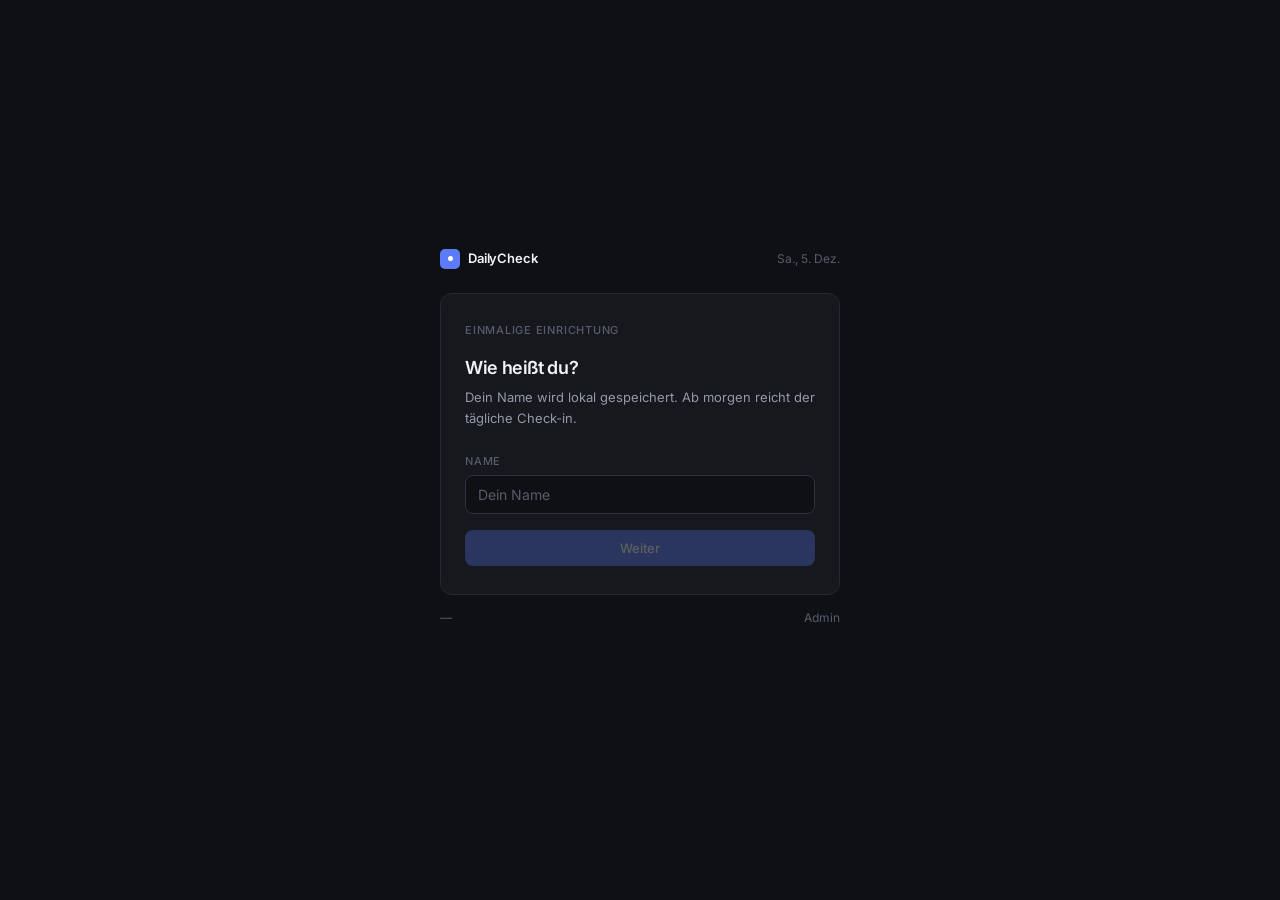
<file: 2.html>
<!DOCTYPE html>
<html lang="de">
<head>
<meta charset="UTF-8">
<meta name="viewport" content="width=device-width, initial-scale=1.0">
<title>DailyCheck</title>
<link rel="preconnect" href="https://fonts.googleapis.com">
<link rel="preconnect" href="https://fonts.gstatic.com" crossorigin>
<link href="https://fonts.googleapis.com/css2?family=Inter:wght@400;500;600&display=swap" rel="stylesheet">
<style>
  :root {
    --bg:       #0f1014;
    --card:     #16181d;
    --border:   #252830;
    --border-2: #2e3240;
    --text:     #f1f2f5;
    --text-2:   #9399ab;
    --text-3:   #555c6e;
    --accent:   #5b7cf6;
    --green:    #2dd882;
    --yellow:   #f5b731;
    --red:      #f0485a;
    --r:        12px;
  }

  *, *::before, *::after { box-sizing: border-box; margin: 0; padding: 0; }
  html { height: 100%; }

  body {
    background: var(--bg);
    color: var(--text);
    font-family: 'Inter', -apple-system, sans-serif;
    font-size: 14px;
    line-height: 1.5;
    min-height: 100%;
    display: flex;
    align-items: center;
    justify-content: center;
    padding: 24px 16px 48px;
    -webkit-font-smoothing: antialiased;
  }

  /* ─ Layout ─ */
  .wrap {
    width: 100%;
    max-width: 400px;
  }

  /* ─ Header ─ */
  .header {
    display: flex;
    align-items: center;
    justify-content: space-between;
    margin-bottom: 24px;
  }
  .logo {
    display: flex;
    align-items: center;
    gap: 8px;
    font-size: 13px;
    font-weight: 600;
    color: var(--text);
    letter-spacing: -0.01em;
  }
  .logo-mark {
    width: 20px; height: 20px;
    background: var(--accent);
    border-radius: 5px;
    display: flex; align-items: center; justify-content: center;
  }
  .logo-mark svg { width: 11px; height: 11px; }
  .header-date {
    font-size: 12px;
    color: var(--text-3);
    font-weight: 400;
  }

  /* ─ Card ─ */
  .card {
    background: var(--card);
    border: 1px solid var(--border);
    border-radius: var(--r);
    padding: 28px 24px;
    animation: fadeUp 280ms ease both;
  }
  @keyframes fadeUp {
    from { opacity: 0; transform: translateY(8px); }
    to   { opacity: 1; transform: translateY(0); }
  }

  .screen { display: none; }
  .screen.active { display: block; }

  /* ─ Label ─ */
  .label {
    font-size: 11px;
    font-weight: 500;
    color: var(--text-3);
    text-transform: uppercase;
    letter-spacing: 0.07em;
    margin-bottom: 16px;
  }

  /* ─ Name screen ─ */
  .name-title {
    font-size: 18px;
    font-weight: 600;
    letter-spacing: -0.02em;
    margin-bottom: 6px;
  }
  .name-sub {
    font-size: 13px;
    color: var(--text-2);
    margin-bottom: 24px;
    line-height: 1.6;
  }

  /* ─ Input ─ */
  .input-wrap { position: relative; margin-bottom: 12px; }
  .field-label {
    display: block;
    font-size: 11px;
    font-weight: 500;
    color: var(--text-3);
    text-transform: uppercase;
    letter-spacing: 0.07em;
    margin-bottom: 6px;
  }
  input[type="text"], input[type="number"] {
    width: 100%;
    background: var(--bg);
    border: 1px solid var(--border);
    border-radius: 8px;
    padding: 10px 36px 10px 12px;
    font-family: 'Inter', sans-serif;
    font-size: 14px;
    color: var(--text);
    outline: none;
    transition: border-color 150ms;
    -webkit-font-smoothing: antialiased;
  }
  input::placeholder { color: var(--text-3); }
  input:focus { border-color: var(--border-2); }
  .input-ok {
    position: absolute; right: 10px; bottom: 10px;
    width: 18px; height: 18px; border-radius: 50%;
    background: var(--green);
    display: flex; align-items: center; justify-content: center;
    transform: scale(0);
    transition: transform 200ms cubic-bezier(0.34,1.56,0.64,1);
    pointer-events: none;
  }
  .input-ok.show { transform: scale(1); }
  .input-ok svg { width: 10px; height: 10px; }

  /* ─ Button ─ */
  .btn {
    width: 100%;
    background: var(--accent);
    color: #fff;
    border: none;
    border-radius: 8px;
    padding: 10px 16px;
    font-family: 'Inter', sans-serif;
    font-size: 13px;
    font-weight: 500;
    cursor: pointer;
    transition: opacity 150ms, transform 100ms;
    margin-top: 4px;
  }
  .btn:hover { opacity: 0.88; }
  .btn:active { transform: scale(0.99); }
  .btn:disabled { opacity: 0.3; cursor: not-allowed; transform: none; }

  /* ─ Greeting ─ */
  .greet {
    display: flex; align-items: center; gap: 8px;
    margin-bottom: 20px;
    padding-bottom: 20px;
    border-bottom: 1px solid var(--border);
  }
  .greet-av {
    width: 28px; height: 28px; border-radius: 50%;
    background: var(--accent);
    color: #fff; font-size: 11px; font-weight: 600;
    display: flex; align-items: center; justify-content: center;
    flex-shrink: 0;
  }
  .greet-text { font-size: 13px; color: var(--text-2); }
  .greet-text strong { color: var(--text); font-weight: 500; }

  /* ─ Step indicator ─ */
  .steps {
    display: flex; gap: 4px;
    margin-bottom: 24px;
  }
  .step {
    height: 2px; flex: 1; border-radius: 1px;
    background: var(--border);
    overflow: hidden;
  }
  .step.active { background: var(--accent); }
  .step.done   { background: var(--green); }

  /* ─ Section heading ─ */
  .sec-label { font-size: 11px; font-weight: 500; color: var(--text-3); text-transform: uppercase; letter-spacing: 0.07em; margin-bottom: 4px; }
  .sec-title { font-size: 17px; font-weight: 600; letter-spacing: -0.02em; margin-bottom: 4px; }
  .sec-sub   { font-size: 13px; color: var(--text-2); margin-bottom: 24px; }

  /* ─ Slider ─ */
  .slider-wrap { margin-bottom: 10px; }
  .slider-track-row {
    position: relative;
    height: 40px;
    display: flex; align-items: center;
  }
  .track {
    position: absolute; left: 0; right: 0;
    height: 4px; border-radius: 2px;
    background: linear-gradient(90deg, var(--green) 0%, #a8d848 40%, var(--yellow) 62%, #f07040 82%, var(--red) 100%);
  }
  .thumb {
    position: absolute;
    width: 18px; height: 18px; border-radius: 50%;
    background: #fff;
    box-shadow: 0 1px 4px rgba(0,0,0,0.5);
    transform: translate(-50%, 0);
    pointer-events: none;
    transition: background 200ms;
    will-change: left;
  }
  .slider-range {
    position: absolute; inset: 0;
    width: 100%; height: 100%;
    opacity: 0; cursor: pointer; margin: 0;
  }
  .slider-ends {
    display: flex; justify-content: space-between;
    font-size: 11px; color: var(--text-3);
    margin-top: 4px;
  }

  /* ─ Status row ─ */
  .status-row {
    display: flex; align-items: center; gap: 10px;
    padding: 12px;
    background: var(--bg);
    border: 1px solid var(--border);
    border-radius: 8px;
    margin: 14px 0 16px;
    border-left-width: 3px;
    transition: border-left-color 250ms, background 250ms;
  }
  .status-pip {
    width: 8px; height: 8px; border-radius: 50%;
    flex-shrink: 0;
    transition: background 250ms;
  }
  .status-name {
    font-size: 14px; font-weight: 500;
    flex: 1;
    transition: color 250ms;
  }
  .status-desc { font-size: 12px; color: var(--text-3); }
  .status-num {
    font-size: 20px; font-weight: 600;
    font-variant-numeric: tabular-nums;
    transition: color 250ms;
    letter-spacing: -0.03em;
  }

  /* ─ Question ─ */
  .q-text {
    font-size: 16px; font-weight: 500;
    letter-spacing: -0.015em;
    line-height: 1.5;
    margin-bottom: 6px;
    min-height: 48px;
  }
  .q-text .w {
    display: inline;
    opacity: 0;
    animation: wIn 240ms ease forwards;
  }
  @keyframes wIn { to { opacity: 1; } }
  .q-hint { font-size: 12px; color: var(--text-3); margin-bottom: 16px; }
  .q-input-wrap { position: relative; }
  .q-unit {
    position: absolute; right: 12px; top: 50%;
    transform: translateY(-50%);
    font-size: 12px; color: var(--text-3);
    pointer-events: none;
  }

  /* ─ Slide transition ─ */
  .panel-out { animation: pOut 220ms ease both; }
  .panel-in  { animation: pIn  220ms ease both; }
  @keyframes pOut { to   { opacity: 0; transform: translateX(-12px); } }
  @keyframes pIn  { from { opacity: 0; transform: translateX(12px);  } }

  /* ─ Done screen ─ */
  .done-wrap { text-align: center; }
  .done-check {
    width: 52px; height: 52px;
    margin: 0 auto 18px;
    animation: scaleIn 320ms cubic-bezier(0.34,1.56,0.64,1) both;
  }
  @keyframes scaleIn { from { opacity: 0; transform: scale(0.4); } }
  .done-check svg { width: 52px; height: 52px; }
  .check-c {
    fill: none; stroke: var(--green); stroke-width: 2;
    stroke-dasharray: 163; stroke-dashoffset: 163;
    animation: drawC 400ms ease 80ms both;
  }
  .check-m {
    fill: none; stroke: var(--green); stroke-width: 2.5; stroke-linecap: round; stroke-linejoin: round;
    stroke-dasharray: 38; stroke-dashoffset: 38;
    animation: drawM 260ms ease 440ms both;
  }
  @keyframes drawC { to { stroke-dashoffset: 0; } }
  @keyframes drawM { to { stroke-dashoffset: 0; } }
  .done-title { font-size: 18px; font-weight: 600; letter-spacing: -0.02em; margin-bottom: 4px; }
  .done-sub   { font-size: 13px; color: var(--text-2); margin-bottom: 20px; }
  .done-grid  { display: grid; grid-template-columns: 1fr 1fr; gap: 8px; text-align: left; }
  .done-cell  {
    background: var(--bg); border: 1px solid var(--border);
    border-radius: 8px; padding: 12px;
    opacity: 0; animation: fadeUp 240ms ease both;
  }
  .done-cell:nth-child(1) { animation-delay: 160ms; }
  .done-cell:nth-child(2) { animation-delay: 240ms; }
  .done-cell-label { font-size: 11px; color: var(--text-3); text-transform: uppercase; letter-spacing: 0.07em; margin-bottom: 4px; }
  .done-cell-val   { font-size: 15px; font-weight: 600; letter-spacing: -0.02em; }
  .done-note {
    font-size: 12px; color: var(--text-3);
    margin-top: 18px; opacity: 0;
    animation: fadeUp 240ms ease 3s both;
  }

  /* ─ Footer ─ */
  .footer {
    margin-top: 14px;
    display: flex; justify-content: space-between;
    font-size: 12px; color: var(--text-3);
  }
  .footer a { color: var(--text-3); text-decoration: none; }
  .footer a:hover { color: var(--text-2); }

  /* ─ Confetti ─ */
  #confetti { position: fixed; inset: 0; z-index: 9000; pointer-events: none; }

  @media (max-width: 420px) {
    .card { padding: 22px 18px; }
  }
  @media (prefers-reduced-motion: reduce) {
    *, *::before, *::after { animation-duration: 0.01ms !important; transition-duration: 0.01ms !important; }
  }
</style>
</head>
<body>

<canvas id="confetti"></canvas>

<div class="wrap">

  <div class="header">
    <div class="logo">
      <div class="logo-mark">
        <svg viewBox="0 0 11 11" fill="none"><circle cx="5.5" cy="5.5" r="2.5" fill="white"/></svg>
      </div>
      DailyCheck
    </div>
    <div class="header-date" id="headerDate">—</div>
  </div>

  <!-- Name -->
  <div class="card screen active" id="screen-name">
    <div class="label">Einmalige Einrichtung</div>
    <div class="name-title">Wie heißt du?</div>
    <p class="name-sub">Dein Name wird lokal gespeichert. Ab morgen reicht der tägliche Check-in.</p>
    <div class="input-wrap">
      <label class="field-label">Name</label>
      <input type="text" id="nameInput" placeholder="Dein Name" maxlength="40" autocomplete="off" />
      <div class="input-ok" id="nameOk">
        <svg viewBox="0 0 10 10" fill="none"><path d="M2 5l2.5 2.5L8 3" stroke="#0f1014" stroke-width="1.5" stroke-linecap="round" stroke-linejoin="round"/></svg>
      </div>
    </div>
    <button class="btn" id="nameBtn" disabled>Weiter</button>
  </div>

  <!-- Daily -->
  <div class="card screen" id="screen-daily">
    <div class="greet">
      <div class="greet-av" id="greetAv">—</div>
      <span class="greet-text">Guten Morgen, <strong id="greetName">—</strong></span>
    </div>
    <div class="steps">
      <div class="step active" id="step1"></div>
      <div class="step" id="step2"></div>
    </div>

    <div id="part-ampel">
      <div class="sec-label">Schritt 1 von 2</div>
      <div class="sec-title">Wie ist deine Auslastung?</div>
      <p class="sec-sub">Zieh den Regler auf deinen aktuellen Stand.</p>

      <div class="slider-wrap">
        <div class="slider-track-row">
          <div class="track"></div>
          <div class="thumb" id="thumb"></div>
          <input type="range" class="slider-range" id="sliderInput" min="0" max="100" value="50" step="1">
        </div>
        <div class="slider-ends">
          <span>Entspannt</span>
          <span>Engpass</span>
        </div>
      </div>

      <div class="status-row" id="statusRow">
        <div class="status-pip" id="pip"></div>
        <div>
          <div class="status-name" id="sName">—</div>
          <div class="status-desc" id="sDesc">—</div>
        </div>
        <div class="status-num" id="sNum">50</div>
      </div>

      <button class="btn" id="toQBtn">Weiter</button>
    </div>

    <div id="part-q" style="display:none;">
      <div class="sec-label">Schritt 2 von 2 · Schätzfrage</div>
      <div class="q-text" id="qText"></div>
      <div class="q-hint" id="qHint"></div>
      <div class="q-input-wrap">
        <input type="number" id="qInput" placeholder="Deine Schätzung" min="0" inputmode="numeric" />
        <span class="q-unit" id="qUnit"></span>
      </div>
      <button class="btn" id="submitBtn" style="margin-top: 10px;">Abschicken</button>
    </div>
  </div>

  <!-- Done -->
  <div class="card screen done-wrap" id="screen-done">
    <div class="done-check">
      <svg viewBox="0 0 52 52">
        <circle class="check-c" cx="26" cy="26" r="24"/>
        <path class="check-m" d="M16 26l8 8 14-16"/>
      </svg>
    </div>
    <div class="done-title">Eingecheckt</div>
    <p class="done-sub">Dein Status für heute wurde gespeichert.</p>
    <div class="done-grid">
      <div class="done-cell">
        <div class="done-cell-label">Status</div>
        <div class="done-cell-val" id="doneStatus">—</div>
      </div>
      <div class="done-cell">
        <div class="done-cell-label">Schätzung</div>
        <div class="done-cell-val" id="doneEst">—</div>
      </div>
    </div>
    <div class="done-note" id="doneNote">Bis morgen.</div>
  </div>

  <div class="footer">
    <span id="footerMsg">—</span>
    <a href="admin.html">Admin</a>
  </div>

</div>

<script src="questions.js"></script>
<script src="data.js"></script>
<script>
(function () {
  const reduced = matchMedia('(prefers-reduced-motion: reduce)').matches;

  /* Date */
  const d = new Date();
  document.getElementById('headerDate').textContent =
    d.toLocaleDateString('de-DE', { weekday: 'short', day: 'numeric', month: 'short' });

  /* Ampel */
  const LEVELS = [
    { label: 'Entspannt',       desc: 'Alles unter Kontrolle.',             c: '#2dd882' },
    { label: 'Gut ausgelastet', desc: 'Balance vorhanden.',                 c: '#7dd860' },
    { label: 'Solide',          desc: 'Normal busy.',                       c: '#c8d840' },
    { label: 'Etwas viel',      desc: 'Engpass kündigt sich an.',           c: '#f5b731' },
    { label: 'Unter Druck',     desc: 'Deadlines spürbar.',                 c: '#f07040' },
    { label: 'Engpass',         desc: 'Keine freie Kapazität.',             c: '#f0485a' },
  ];
  const level = v => LEVELS[Math.min(5, Math.floor(v / 17))];

  /* Slider */
  const slider = document.getElementById('sliderInput');
  const thumb  = document.getElementById('thumb');
  const sRow   = document.getElementById('statusRow');
  const pip    = document.getElementById('pip');
  const sName  = document.getElementById('sName');
  const sDesc  = document.getElementById('sDesc');
  const sNum   = document.getElementById('sNum');

  function syncSlider(v) {
    const l = level(v);
    thumb.style.left = v + '%';
    thumb.style.background = l.c;
    sRow.style.borderLeftColor = l.c;
    pip.style.background = l.c;
    sName.textContent = l.label;
    sName.style.color = l.c;
    sDesc.textContent = l.desc;
    sNum.textContent  = v;
    sNum.style.color  = l.c;
  }
  slider.addEventListener('input', () => syncSlider(+slider.value));
  slider.addEventListener('pointerdown', () => thumb.style.transform = 'translate(-50%,0) scale(1.15)');
  slider.addEventListener('pointerup',   () => thumb.style.transform = 'translate(-50%,0) scale(1)');

  /* Name */
  const nameInput = document.getElementById('nameInput');
  const nameOk    = document.getElementById('nameOk');
  const nameBtn   = document.getElementById('nameBtn');
  nameInput.addEventListener('input', () => {
    const ok = nameInput.value.trim().length > 1;
    nameOk.classList.toggle('show', ok);
    nameBtn.disabled = !ok;
  });
  nameInput.addEventListener('keydown', e => { if (e.key === 'Enter' && !nameBtn.disabled) nameBtn.click(); });
  nameBtn.addEventListener('click', () => {
    const n = nameInput.value.trim();
    if (!n) return;
    Data.setUser(n);
    boot();
  });

  /* Screens */
  function show(id) {
    document.querySelectorAll('.screen').forEach(s => s.classList.remove('active'));
    const el = document.getElementById(id);
    el.classList.remove('fadeUp');
    void el.offsetWidth;
    el.classList.add('active');
  }

  /* Step 1 → 2 */
  document.getElementById('toQBtn').addEventListener('click', () => {
    const a = document.getElementById('part-ampel');
    const q = document.getElementById('part-q');
    a.classList.add('panel-out');
    document.getElementById('step1').className = 'step done';
    document.getElementById('step2').className = 'step active';
    setTimeout(() => {
      a.style.display = 'none';
      q.style.display = 'block';
      q.classList.add('panel-in');
      const qd = Questions.getToday();
      document.getElementById('qHint').textContent = qd.hint;
      document.getElementById('qUnit').textContent  = qd.unit;
      const el = document.getElementById('qText');
      el.innerHTML = '';
      qd.q.split(' ').forEach((w, i) => {
        const s = document.createElement('span');
        s.className = 'w';
        s.textContent = w + ' ';
        s.style.animationDelay = (i * 35) + 'ms';
        el.appendChild(s);
      });
      setTimeout(() => document.getElementById('qInput').focus(), 180);
    }, 200);
  });

  /* Submit */
  document.getElementById('submitBtn').addEventListener('click', submit);
  document.getElementById('qInput').addEventListener('keydown', e => { if (e.key === 'Enter') submit(); });
  function submit() {
    const val = parseFloat(document.getElementById('qInput').value);
    if (isNaN(val)) { document.getElementById('qInput').focus(); return; }
    const v = +slider.value;
    const l = level(v);
    const q = Questions.getToday();
    Data.submitTodayShared(Data.getUser(), v, val);
    document.getElementById('doneStatus').textContent = l.label;
    document.getElementById('doneStatus').style.color = l.c;
    document.getElementById('doneEst').textContent = val.toLocaleString('de-DE') + ' ' + q.unit;
    show('screen-done');
    document.getElementById('footerMsg').textContent = 'Eingecheckt.';
    if (!reduced) runConfetti();
  }

  /* Confetti */
  const cc = document.getElementById('confetti');
  const ctx = cc.getContext('2d');
  function resize() { cc.width = innerWidth; cc.height = innerHeight; }
  resize(); addEventListener('resize', resize);
  function runConfetti() {
    const colors = ['#5b7cf6','#2dd882','#f5b731','#f0485a','#ffffff'];
    const parts = Array.from({ length: 110 }, () => {
      const a = Math.random() * Math.PI * 2;
      const s = 2.5 + Math.random() * 6;
      return { x: cc.width/2, y: cc.height*0.5, vx: Math.cos(a)*s, vy: Math.sin(a)*s - 1.5,
        g: .13 + Math.random()*.08, rot: Math.random()*Math.PI, vr: (Math.random()-.5)*.22,
        w: 4+Math.random()*4, h: 2+Math.random()*2, c: colors[Math.random()*colors.length|0] };
    });
    const t0 = performance.now();
    (function frame(t) {
      const e = t - t0;
      ctx.clearRect(0, 0, cc.width, cc.height);
      for (const p of parts) {
        p.vy += p.g; p.x += p.vx; p.y += p.vy; p.rot += p.vr;
        ctx.save(); ctx.translate(p.x, p.y); ctx.rotate(p.rot);
        ctx.globalAlpha = Math.max(0, 1 - e / 1600);
        ctx.fillStyle = p.c;
        ctx.fillRect(-p.w/2, -p.h/2, p.w, p.h);
        ctx.restore();
      }
      if (e < 1600) requestAnimationFrame(frame);
      else ctx.clearRect(0, 0, cc.width, cc.height);
    })(performance.now());
  }

  /* Boot */
  function boot() {
    const user = Data.getUser();
    if (!user) { show('screen-name'); setTimeout(() => nameInput.focus(), 200); return; }
    document.getElementById('greetName').textContent = user;
    document.getElementById('greetAv').textContent = user.split(' ').map(w=>w[0]).slice(0,2).join('').toUpperCase();
    syncSlider(+slider.value);
    document.getElementById('footerMsg').textContent = new Date().toLocaleDateString('de-DE', { weekday: 'long' });
    if (Data.hasSubmittedToday()) {
      const sub = Data.getTodaySubmission();
      const l = level(sub.skala);
      const q = Questions.getToday();
      document.getElementById('doneStatus').textContent = l.label;
      document.getElementById('doneStatus').style.color = l.c;
      document.getElementById('doneEst').textContent = sub.schaetzung.toLocaleString('de-DE') + ' ' + q.unit;
      document.getElementById('doneNote').textContent = 'Bereits eingecheckt heute.';
      document.getElementById('footerMsg').textContent = 'Eingecheckt.';
      show('screen-done');
      return;
    }
    show('screen-daily');
  }
  boot();
})();
</script>
</body>
</html>
</file>
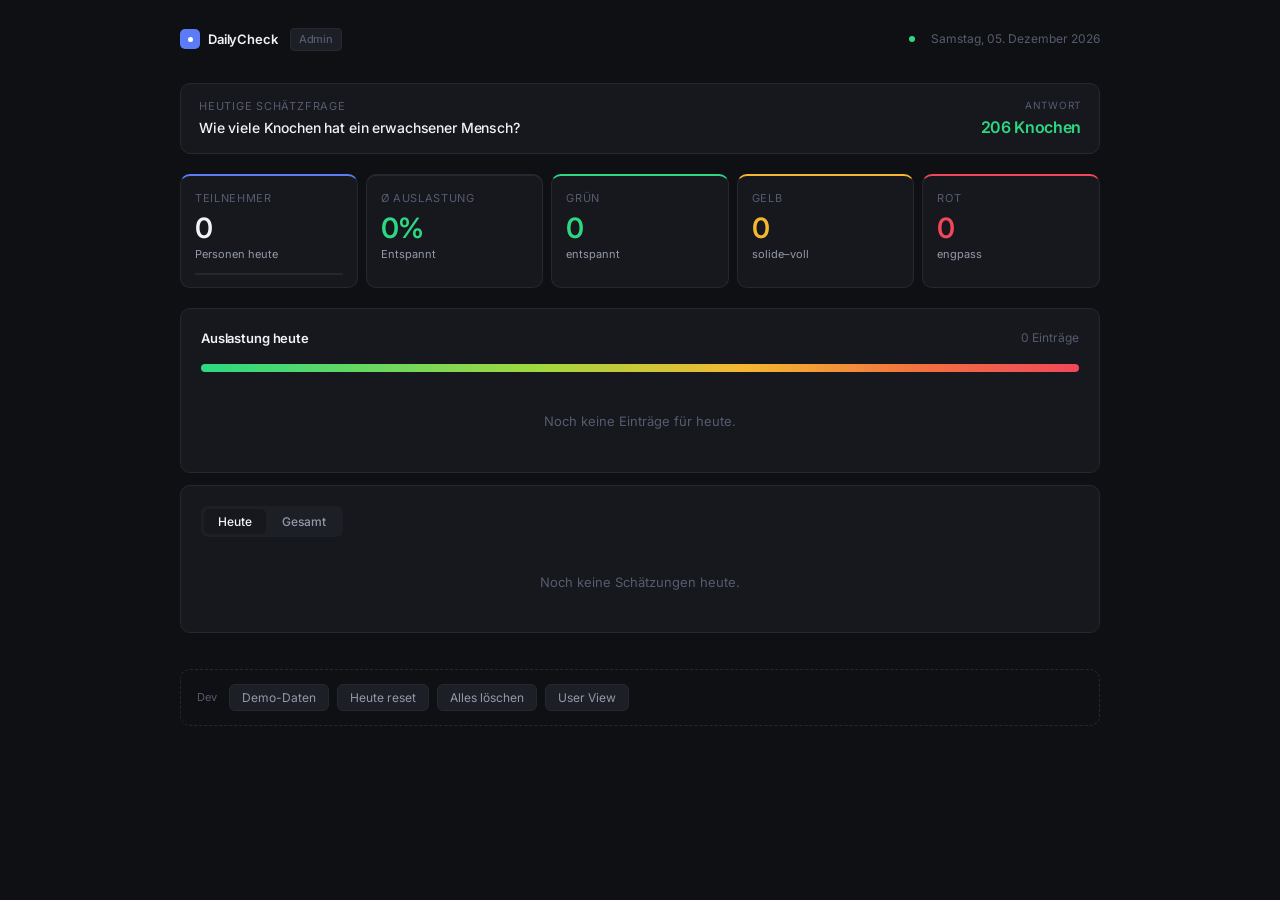
<file: admin.html>
<!DOCTYPE html>
<html lang="de">
<head>
<meta charset="UTF-8">
<meta name="viewport" content="width=device-width, initial-scale=1.0">
<title>DailyCheck — Admin</title>
<link rel="preconnect" href="https://fonts.googleapis.com">
<link rel="preconnect" href="https://fonts.gstatic.com" crossorigin>
<link href="https://fonts.googleapis.com/css2?family=Inter:wght@400;500;600&display=swap" rel="stylesheet">
<style>
  :root {
    --bg:     #0f1014;
    --card:   #16181d;
    --s2:     #1c1f26;
    --border: #252830;
    --b2:     #2e3240;
    --text:   #f1f2f5;
    --t2:     #9399ab;
    --t3:     #555c6e;
    --accent: #5b7cf6;
    --green:  #2dd882;
    --yellow: #f5b731;
    --red:    #f0485a;
    --gold:   #f5c518;
    --silver: #9ba3b5;
    --bronze: #c07c3a;
    --r:      10px;
  }

  *, *::before, *::after { box-sizing: border-box; margin: 0; padding: 0; }
  body {
    background: var(--bg);
    color: var(--text);
    font-family: 'Inter', -apple-system, sans-serif;
    font-size: 14px;
    line-height: 1.5;
    min-height: 100vh;
    padding: 28px 20px 64px;
    -webkit-font-smoothing: antialiased;
  }

  .page { max-width: 920px; margin: 0 auto; }

  /* ── Top bar ── */
  .topbar {
    display: flex; align-items: center; justify-content: space-between;
    margin-bottom: 32px;
    flex-wrap: wrap; gap: 12px;
  }
  .logo {
    display: flex; align-items: center; gap: 8px;
    font-size: 13px; font-weight: 600; letter-spacing: -0.01em;
  }
  .logo-mark {
    width: 20px; height: 20px; background: var(--accent);
    border-radius: 5px; display: flex; align-items: center; justify-content: center;
  }
  .logo-mark svg { width: 11px; height: 11px; }
  .logo-tag {
    font-size: 11px; font-weight: 500; color: var(--t3);
    background: var(--s2); border: 1px solid var(--border);
    padding: 2px 8px; border-radius: 4px; margin-left: 4px;
  }
  .topbar-right { display: flex; align-items: center; gap: 12px; }
  .live-dot { width: 6px; height: 6px; border-radius: 50%; background: var(--green); display: inline-block; margin-right: 4px; }
  .topbar-date { font-size: 12px; color: var(--t3); }

  /* ── Section label ── */
  .sec-label {
    font-size: 11px; font-weight: 500; color: var(--t3);
    text-transform: uppercase; letter-spacing: 0.07em;
    margin-bottom: 10px;
  }

  /* ── Question bar ── */
  .q-bar {
    background: var(--card);
    border: 1px solid var(--border);
    border-radius: var(--r);
    padding: 14px 18px;
    display: flex; align-items: center; gap: 16px;
    margin-bottom: 20px;
    animation: up 240ms ease both;
  }
  .q-body { flex: 1; min-width: 0; }
  .q-eyebrow { font-size: 11px; color: var(--t3); text-transform: uppercase; letter-spacing: 0.07em; margin-bottom: 3px; }
  .q-text { font-size: 14px; font-weight: 500; letter-spacing: -0.01em; white-space: nowrap; overflow: hidden; text-overflow: ellipsis; }
  .q-answer { text-align: right; flex-shrink: 0; }
  .q-answer-label { font-size: 10px; color: var(--t3); text-transform: uppercase; letter-spacing: 0.07em; margin-bottom: 2px; }
  .q-answer-val { font-size: 16px; font-weight: 600; color: var(--green); letter-spacing: -0.02em; }

  /* ── Stats ── */
  .stats {
    display: grid;
    grid-template-columns: repeat(5, 1fr);
    gap: 8px;
    margin-bottom: 20px;
    animation: up 240ms 60ms ease both;
  }
  .stat {
    background: var(--card);
    border: 1px solid var(--border);
    border-radius: var(--r);
    padding: 14px 14px 12px;
    border-top-width: 2px;
  }
  .stat.blue   { border-top-color: var(--accent); }
  .stat.neutral{ border-top-color: var(--border); }
  .stat.green  { border-top-color: var(--green); }
  .stat.yellow { border-top-color: var(--yellow); }
  .stat.red    { border-top-color: var(--red); }
  .stat-label { font-size: 11px; color: var(--t3); text-transform: uppercase; letter-spacing: 0.06em; margin-bottom: 8px; white-space: nowrap; }
  .stat-val   { font-size: 28px; font-weight: 600; letter-spacing: -0.03em; line-height: 1; margin-bottom: 4px; }
  .stat-sub   { font-size: 11px; color: var(--t2); }
  .stat-bar   { margin-top: 10px; height: 2px; background: var(--border); border-radius: 1px; overflow: hidden; }
  .stat-bar i { display: block; height: 100%; background: var(--accent); border-radius: 1px; width: 0; transition: width 700ms ease; }

  @keyframes up { from { opacity: 0; transform: translateY(8px); } to { opacity: 1; transform: translateY(0); } }

  /* ── Cards ── */
  .card {
    background: var(--card);
    border: 1px solid var(--border);
    border-radius: var(--r);
    padding: 20px 20px;
    margin-bottom: 12px;
    animation: up 240ms ease both;
  }
  .card-head {
    display: flex; align-items: center; justify-content: space-between;
    margin-bottom: 16px;
  }
  .card-title { font-size: 13px; font-weight: 600; letter-spacing: -0.01em; }
  .card-meta  { font-size: 12px; color: var(--t3); }

  /* ── Scale vis ── */
  .scale-track {
    position: relative;
    height: 8px; border-radius: 4px;
    background: linear-gradient(90deg, var(--green) 0%, #a0d840 38%, var(--yellow) 62%, #f07040 82%, var(--red) 100%);
    margin-bottom: 20px;
  }
  .vis-dot {
    position: absolute; top: 50%;
    width: 14px; height: 14px; border-radius: 50%;
    border: 2px solid var(--card);
    transform: translate(-50%, calc(-50% + var(--off, 0px))) scale(0);
    transition: transform 280ms cubic-bezier(0.34,1.56,0.64,1);
    cursor: default; z-index: 1;
  }
  .vis-dot.show { transform: translate(-50%, calc(-50% + var(--off, 0px))) scale(1); }
  .vis-dot:hover .tooltip { opacity: 1; }
  .tooltip {
    position: absolute; bottom: calc(100% + 6px); left: 50%;
    transform: translateX(-50%);
    background: var(--s2); border: 1px solid var(--border);
    border-radius: 6px; padding: 4px 8px;
    font-size: 12px; white-space: nowrap;
    opacity: 0; transition: opacity 120ms; pointer-events: none;
    display: flex; gap: 5px;
  }
  .tooltip .pct { color: var(--t3); font-size: 11px; }

  /* ── Dist rows ── */
  .dist-row {
    display: flex; align-items: center; gap: 10px;
    padding: 7px 0;
    border-top: 1px solid var(--border);
    opacity: 0; animation: up 200ms ease both;
  }
  .dist-row:first-child { border-top: none; }
  .dist-name { width: 96px; font-size: 13px; flex-shrink: 0; white-space: nowrap; overflow: hidden; text-overflow: ellipsis; }
  .dist-bar-bg { flex: 1; height: 4px; background: var(--s2); border-radius: 2px; overflow: hidden; }
  .dist-bar    { height: 100%; border-radius: 2px; width: 0; transition: width 500ms ease; }
  .dist-pct    { width: 36px; text-align: right; font-size: 13px; font-weight: 500; }
  .dist-tag    { width: 80px; text-align: right; font-size: 11px; color: var(--t3); }

  /* ── Tabs ── */
  .tabs { display: flex; gap: 2px; margin-bottom: 16px; background: var(--s2); border-radius: 7px; padding: 3px; width: fit-content; }
  .tab {
    font-size: 12px; font-weight: 500; color: var(--t2);
    background: none; border: none; border-radius: 5px;
    padding: 5px 14px; cursor: pointer;
    transition: background 150ms, color 150ms;
    font-family: 'Inter', sans-serif;
  }
  .tab.active { background: var(--card); color: var(--text); }
  .tab:hover:not(.active) { color: var(--text); }

  /* ── Rank rows ── */
  .rank-row {
    display: flex; align-items: center; gap: 10px;
    padding: 9px 0;
    border-top: 1px solid var(--border);
    opacity: 0; animation: slideIn 200ms ease both;
  }
  @keyframes slideIn { from { opacity: 0; transform: translateX(8px); } to { opacity: 1; transform: translateX(0); } }
  .rank-row:first-child { border-top: none; }
  .rank-pos { width: 24px; font-size: 12px; font-weight: 600; color: var(--t3); flex-shrink: 0; }
  .rank-pos.gold   { color: var(--gold); }
  .rank-pos.silver { color: var(--silver); }
  .rank-pos.bronze { color: var(--bronze); }
  .rank-av {
    width: 30px; height: 30px; border-radius: 50%;
    font-size: 11px; font-weight: 600; color: #fff;
    display: flex; align-items: center; justify-content: center;
    flex-shrink: 0;
  }
  .rank-info { flex: 1; min-width: 0; }
  .rank-name { font-size: 13px; font-weight: 500; white-space: nowrap; overflow: hidden; text-overflow: ellipsis; }
  .rank-sub  { font-size: 11px; color: var(--t3); margin-top: 1px; }
  .rank-badge {
    font-size: 11px; font-weight: 500; padding: 2px 8px; border-radius: 4px;
    white-space: nowrap; flex-shrink: 0;
  }
  .rb-good   { background: rgba(45,216,130,0.1); color: var(--green); }
  .rb-mid    { background: rgba(245,183,49,0.1);  color: var(--yellow); }
  .rb-far    { background: rgba(240,72,90,0.08);  color: var(--red); }
  .rank-pts  { font-size: 14px; font-weight: 600; color: var(--accent); letter-spacing: -0.02em; min-width: 48px; text-align: right; flex-shrink: 0; }
  .rank-pts span { font-size: 10px; font-weight: 400; color: var(--t3); margin-left: 2px; }

  /* ── Empty ── */
  .empty { font-size: 13px; color: var(--t3); padding: 20px 0; text-align: center; }

  /* ── Dev bar ── */
  .devbar {
    margin-top: 36px;
    padding: 14px 16px;
    border: 1px dashed var(--border);
    border-radius: var(--r);
    display: flex; align-items: center; gap: 8px; flex-wrap: wrap;
  }
  .devbar-label { font-size: 11px; color: var(--t3); margin-right: 4px; }
  .dev-btn {
    font-size: 12px; color: var(--t2);
    background: var(--s2); border: 1px solid var(--border);
    border-radius: 6px; padding: 5px 12px; cursor: pointer;
    font-family: 'Inter', sans-serif;
    transition: color 150ms, border-color 150ms;
  }
  .dev-btn:hover { color: var(--text); }
  .dev-btn.del:hover { color: var(--red); }
  .dev-btn.loading { opacity: 0.4; pointer-events: none; }

  @media (max-width: 700px) {
    .stats { grid-template-columns: repeat(2, 1fr); }
    .q-bar { flex-wrap: wrap; }
    .q-answer { text-align: left; }
    .dist-tag { display: none; }
  }
  @media (prefers-reduced-motion: reduce) {
    *, *::before, *::after { animation-duration: 0.01ms !important; transition-duration: 0.01ms !important; }
  }
</style>
</head>
<body>

<div class="page">

  <div class="topbar">
    <div class="logo">
      <div class="logo-mark">
        <svg viewBox="0 0 11 11" fill="none"><circle cx="5.5" cy="5.5" r="2.5" fill="white"/></svg>
      </div>
      DailyCheck
      <span class="logo-tag">Admin</span>
    </div>
    <div class="topbar-right">
      <span class="live-dot"></span>
      <span class="topbar-date" id="topbarDate">—</span>
    </div>
  </div>

  <!-- Q bar -->
  <div class="q-bar">
    <div class="q-body">
      <div class="q-eyebrow">Heutige Schätzfrage</div>
      <div class="q-text" id="qText">—</div>
    </div>
    <div class="q-answer">
      <div class="q-answer-label">Antwort</div>
      <div class="q-answer-val" id="qAns">—</div>
    </div>
  </div>

  <!-- Stats -->
  <div class="stats" id="statsRow"></div>

  <!-- Scale card -->
  <div class="card" style="animation-delay:120ms">
    <div class="card-head">
      <span class="card-title">Auslastung heute</span>
      <span class="card-meta" id="scaleCount">0 Einträge</span>
    </div>
    <div class="scale-track" id="scaleVis"></div>
    <div id="distList"></div>
  </div>

  <!-- Ranking card -->
  <div class="card" style="animation-delay:160ms">
    <div class="tabs">
      <button class="tab active" data-t="today">Heute</button>
      <button class="tab" data-t="total">Gesamt</button>
    </div>
    <div id="tab-today"></div>
    <div id="tab-total" style="display:none;"></div>
  </div>

  <!-- Dev bar -->
  <div class="devbar">
    <span class="devbar-label">Dev</span>
    <button class="dev-btn" id="demoBtn">Demo-Daten</button>
    <button class="dev-btn" id="resetBtn">Heute reset</button>
    <button class="dev-btn del" id="clearBtn">Alles löschen</button>
    <button class="dev-btn" onclick="location.href='index.html'">User View</button>
  </div>

</div>

<script src="questions.js"></script>
<script src="data.js"></script>
<script>
(function () {

  /* helpers */
  function ac(v) {
    if (v <= 33) return { c: '#2dd882', dim: 'rgba(45,216,130,0.1)' };
    if (v <= 66) return { c: '#f5b731', dim: 'rgba(245,183,49,0.1)' };
    return { c: '#f0485a', dim: 'rgba(240,72,90,0.08)' };
  }
  function al(v) {
    return ['Entspannt','Gut ausgelastet','Solide','Etwas viel','Unter Druck','Engpass'][Math.min(5, Math.floor(v/17))];
  }
  function ini(n) { return n.split(' ').map(w=>w[0]).slice(0,2).join('').toUpperCase(); }
  function hue(s) { let h=0; for(const c of s) h=(h*31+c.charCodeAt(0))>>>0; return h%360; }
  function avStyle(n) { const h=hue(n); return `background:linear-gradient(135deg,hsl(${h},65%,52%),hsl(${(h+45)%360},65%,40%));`; }
  function fmtDate(s) { return new Date(s).toLocaleDateString('de-DE',{weekday:'long',day:'2-digit',month:'long',year:'numeric'}); }
  function easeOut(x) { return 1-Math.pow(1-x,3); }
  function countUp(el, t, d, sfx) {
    const t0 = performance.now();
    (function f(now) {
      const k = Math.min(1,(now-t0)/d);
      el.textContent = Math.round(easeOut(k)*t).toLocaleString('de-DE')+(sfx||'');
      if(k<1) requestAnimationFrame(f);
    })(performance.now());
  }

  /* tabs */
  document.querySelectorAll('.tab').forEach(btn => btn.addEventListener('click', () => {
    document.querySelectorAll('.tab').forEach(t => t.classList.toggle('active', t===btn));
    const tab = btn.dataset.t;
    document.getElementById('tab-today').style.display = tab==='today' ? 'block' : 'none';
    document.getElementById('tab-total').style.display = tab==='total' ? 'block' : 'none';
  }));

  function render() {
    const today = new Date().toISOString().slice(0,10);
    document.getElementById('topbarDate').textContent = fmtDate(today);
    const subs = Data.getTodayAll();
    const lb   = Data.getLeaderboardSorted();
    const q    = Questions.getToday();

    document.getElementById('qText').textContent = q.q;
    document.getElementById('qAns').textContent  = q.answer.toLocaleString('de-DE') + ' ' + q.unit;

    const avgV  = subs.length ? Math.round(subs.reduce((a,b)=>a+b.skala,0)/subs.length) : 0;
    const grn   = subs.filter(s=>s.skala<=33).length;
    const yel   = subs.filter(s=>s.skala>33&&s.skala<=66).length;
    const red   = subs.filter(s=>s.skala>66).length;
    const avgC  = ac(avgV);

    document.getElementById('statsRow').innerHTML = `
      <div class="stat blue">
        <div class="stat-label">Teilnehmer</div>
        <div class="stat-val" data-target="${subs.length}" data-sfx="">0</div>
        <div class="stat-sub">${subs.length===1?'Person':'Personen'} heute</div>
        <div class="stat-bar"><i data-w="${Math.min(100,subs.length*10)}"></i></div>
      </div>
      <div class="stat neutral">
        <div class="stat-label">Ø Auslastung</div>
        <div class="stat-val" data-target="${avgV}" data-sfx="%" style="color:${avgC.c}">0%</div>
        <div class="stat-sub">${al(avgV)}</div>
      </div>
      <div class="stat green">
        <div class="stat-label">Grün</div>
        <div class="stat-val" data-target="${grn}" data-sfx="" style="color:#2dd882">0</div>
        <div class="stat-sub">entspannt</div>
      </div>
      <div class="stat yellow">
        <div class="stat-label">Gelb</div>
        <div class="stat-val" data-target="${yel}" data-sfx="" style="color:#f5b731">0</div>
        <div class="stat-sub">solide–voll</div>
      </div>
      <div class="stat red">
        <div class="stat-label">Rot</div>
        <div class="stat-val" data-target="${red}" data-sfx="" style="color:#f0485a">0</div>
        <div class="stat-sub">engpass</div>
      </div>
    `;

    setTimeout(() => {
      document.querySelectorAll('.stat-val[data-target]').forEach(el =>
        countUp(el, +el.dataset.target, 700, el.dataset.sfx));
      document.querySelectorAll('.stat-bar i[data-w]').forEach(el =>
        requestAnimationFrame(() => { el.style.width = el.dataset.w + '%'; }));
    }, 120);

    /* scale dots */
    const vis = document.getElementById('scaleVis');
    vis.querySelectorAll('.vis-dot').forEach(d => d.remove());
    const sorted = [...subs].sort((a,b) => a.skala-b.skala);
    const placed = [];
    sorted.forEach((s, i) => {
      let off = 0;
      for (let j = placed.length-1; j>=0; j--) {
        if (Math.abs(placed[j].sk - s.skala) < 4) { off = -placed[j].off - (placed[j].off?0:12); break; }
      }
      if (Math.abs(off) > 24) off = 0;
      placed.push({ sk: s.skala, off });
      const cl = ac(s.skala);
      const dot = document.createElement('div');
      dot.className = 'vis-dot';
      dot.style.cssText = `left:${s.skala}%;background:${cl.c};--off:${off}px;`;
      dot.innerHTML = `<div class="tooltip"><strong>${s.name}</strong><span class="pct">${s.skala}%</span></div>`;
      vis.appendChild(dot);
      setTimeout(() => dot.classList.add('show'), 60 + i*55);
    });
    document.getElementById('scaleCount').textContent = subs.length + (subs.length===1?' Eintrag':' Einträge');

    /* dist rows */
    document.getElementById('distList').innerHTML = sorted.length
      ? sorted.map((s, i) => {
          const cl = ac(s.skala);
          return `<div class="dist-row" style="animation-delay:${i*45}ms">
            <span class="dist-name">${s.name}</span>
            <div class="dist-bar-bg"><div class="dist-bar" style="background:${cl.c}" data-w="${s.skala}"></div></div>
            <span class="dist-pct" style="color:${cl.c}">${s.skala}%</span>
            <span class="dist-tag">${al(s.skala)}</span>
          </div>`;
        }).join('')
      : '<div class="empty">Noch keine Einträge für heute.</div>';
    setTimeout(() => {
      document.querySelectorAll('.dist-bar[data-w]').forEach((b, i) =>
        setTimeout(() => { b.style.width = b.dataset.w + '%'; }, 300+i*45));
    }, 80);

    /* today ranking */
    const ts = subs.map(s => {
      const diff = Math.abs(s.schaetzung - q.answer);
      const pct  = q.answer ? Math.round(diff/q.answer*100) : 0;
      return { ...s, diff, pct };
    }).sort((a,b) => a.diff-b.diff);

    document.getElementById('tab-today').innerHTML = ts.length
      ? ts.map((s, i) => {
          const pc  = i===0?'gold':i===1?'silver':i===2?'bronze':'';
          const pos = String(i+1).padStart(2,'0');
          const bc  = s.pct<=10?'rb-good':s.pct<=40?'rb-mid':'rb-far';
          const bl  = s.pct<=10?'Sehr nah':s.pct<=40?'Nah dran':'Weit weg';
          return `<div class="rank-row" style="animation-delay:${i*60}ms">
            <div class="rank-pos ${pc}">${pos}</div>
            <div class="rank-av" style="${avStyle(s.name)}">${ini(s.name)}</div>
            <div class="rank-info">
              <div class="rank-name">${s.name}</div>
              <div class="rank-sub">${s.schaetzung.toLocaleString('de-DE')} ${q.unit} · Δ ${s.diff.toLocaleString('de-DE')}</div>
            </div>
            <span class="rank-badge ${bc}">${bl}</span>
            <div class="rank-pts">${100-Math.min(100,s.pct)}<span>pts</span></div>
          </div>`;
        }).join('')
      : '<div class="empty">Noch keine Schätzungen heute.</div>';

    document.getElementById('tab-total').innerHTML = lb.length
      ? lb.map((p, i) => {
          const pc  = i===0?'gold':i===1?'silver':i===2?'bronze':'';
          const pos = String(i+1).padStart(2,'0');
          return `<div class="rank-row" style="animation-delay:${i*60}ms">
            <div class="rank-pos ${pc}">${pos}</div>
            <div class="rank-av" style="${avStyle(p.name)}">${ini(p.name)}</div>
            <div class="rank-info">
              <div class="rank-name">${p.name}</div>
              <div class="rank-sub">${p.days} Tag${p.days!==1?'e':''} dabei</div>
            </div>
            <span class="rank-badge rb-good">aktiv</span>
            <div class="rank-pts">${p.points}<span>pts</span></div>
          </div>`;
        }).join('')
      : '<div class="empty">Noch keine Gesamtdaten.</div>';
  }

  /* dev */
  const NAMES = ['Lena H.','Markus B.','Sarah M.','Tom K.','Jana F.','Felix W.','Anna R.','Ben S.'];
  document.getElementById('demoBtn').addEventListener('click', function () {
    this.classList.add('loading');
    setTimeout(() => {
      const today = new Date().toISOString().slice(0,10);
      const q = Questions.getToday();
      const entries = NAMES.slice(0, 5+Math.floor(Math.random()*4)).map(name => ({
        name, skala: Math.floor(Math.random()*100),
        schaetzung: Math.round(q.answer*(0.4+Math.random()*1.2)), ts: Date.now()
      }));
      localStorage.setItem(Data.allKey(today), JSON.stringify(entries));
      entries.forEach(e => Data._updateLeaderboard(e.name, e.skala, e.schaetzung));
      this.classList.remove('loading');
      render();
    }, 350);
  });
  document.getElementById('resetBtn').addEventListener('click', () => { Data.resetToday(); render(); });
  document.getElementById('clearBtn').addEventListener('click', () => {
    if (confirm('Alle gespeicherten Daten löschen?')) { Data.clearAll(); render(); }
  });

  render();
})();
</script>
</body>
</html>
</file>
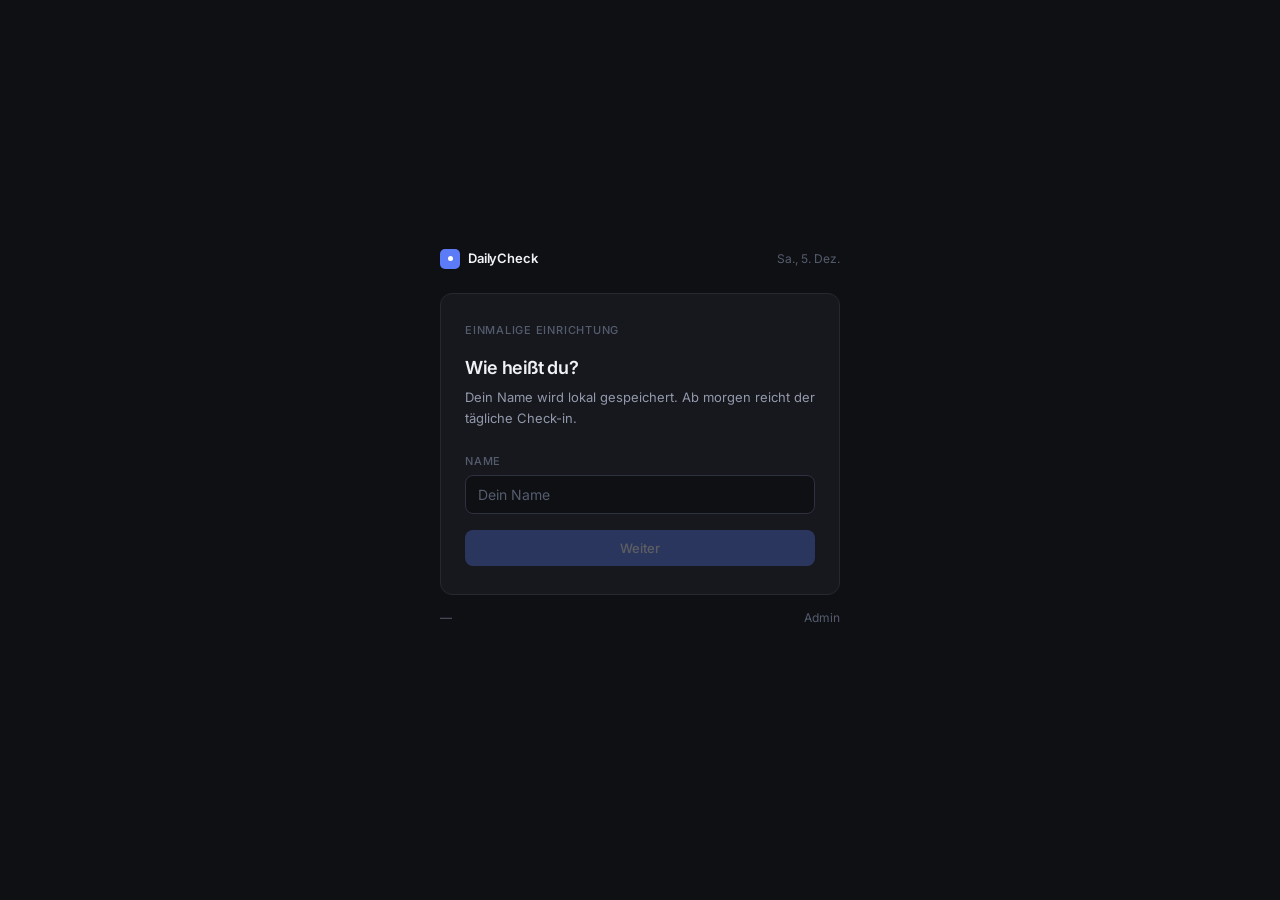
<file: checkin.html>
<!DOCTYPE html>
<html lang="de">
<head>
<meta charset="UTF-8">
<meta name="viewport" content="width=device-width, initial-scale=1.0">
<title>DailyCheck</title>
<link rel="preconnect" href="https://fonts.googleapis.com">
<link rel="preconnect" href="https://fonts.gstatic.com" crossorigin>
<link href="https://fonts.googleapis.com/css2?family=Inter:wght@400;500;600&display=swap" rel="stylesheet">
<style>
  :root {
    --bg:       #0f1014;
    --card:     #16181d;
    --border:   #252830;
    --border-2: #2e3240;
    --text:     #f1f2f5;
    --text-2:   #9399ab;
    --text-3:   #555c6e;
    --accent:   #5b7cf6;
    --green:    #2dd882;
    --yellow:   #f5b731;
    --red:      #f0485a;
    --r:        12px;
  }

  *, *::before, *::after { box-sizing: border-box; margin: 0; padding: 0; }
  html { height: 100%; }

  body {
    background: var(--bg);
    color: var(--text);
    font-family: 'Inter', -apple-system, sans-serif;
    font-size: 14px;
    line-height: 1.5;
    min-height: 100%;
    display: flex;
    align-items: center;
    justify-content: center;
    padding: 24px 16px 48px;
    -webkit-font-smoothing: antialiased;
  }

  /* ─ Layout ─ */
  .wrap {
    width: 100%;
    max-width: 400px;
  }

  /* ─ Header ─ */
  .header {
    display: flex;
    align-items: center;
    justify-content: space-between;
    margin-bottom: 24px;
  }
  .logo {
    display: flex;
    align-items: center;
    gap: 8px;
    font-size: 13px;
    font-weight: 600;
    color: var(--text);
    letter-spacing: -0.01em;
  }
  .logo-mark {
    width: 20px; height: 20px;
    background: var(--accent);
    border-radius: 5px;
    display: flex; align-items: center; justify-content: center;
  }
  .logo-mark svg { width: 11px; height: 11px; }
  .header-date {
    font-size: 12px;
    color: var(--text-3);
    font-weight: 400;
  }

  /* ─ Card ─ */
  .card {
    background: var(--card);
    border: 1px solid var(--border);
    border-radius: var(--r);
    padding: 28px 24px;
    animation: fadeUp 280ms ease both;
  }
  @keyframes fadeUp {
    from { opacity: 0; transform: translateY(8px); }
    to   { opacity: 1; transform: translateY(0); }
  }

  .screen { display: none; }
  .screen.active { display: block; }

  /* ─ Label ─ */
  .label {
    font-size: 11px;
    font-weight: 500;
    color: var(--text-3);
    text-transform: uppercase;
    letter-spacing: 0.07em;
    margin-bottom: 16px;
  }

  /* ─ Name screen ─ */
  .name-title {
    font-size: 18px;
    font-weight: 600;
    letter-spacing: -0.02em;
    margin-bottom: 6px;
  }
  .name-sub {
    font-size: 13px;
    color: var(--text-2);
    margin-bottom: 24px;
    line-height: 1.6;
  }

  /* ─ Input ─ */
  .input-wrap { position: relative; margin-bottom: 12px; }
  .field-label {
    display: block;
    font-size: 11px;
    font-weight: 500;
    color: var(--text-3);
    text-transform: uppercase;
    letter-spacing: 0.07em;
    margin-bottom: 6px;
  }
  input[type="text"], input[type="number"] {
    width: 100%;
    background: var(--bg);
    border: 1px solid var(--border);
    border-radius: 8px;
    padding: 10px 36px 10px 12px;
    font-family: 'Inter', sans-serif;
    font-size: 14px;
    color: var(--text);
    outline: none;
    transition: border-color 150ms;
    -webkit-font-smoothing: antialiased;
  }
  input::placeholder { color: var(--text-3); }
  input:focus { border-color: var(--border-2); }
  .input-ok {
    position: absolute; right: 10px; bottom: 10px;
    width: 18px; height: 18px; border-radius: 50%;
    background: var(--green);
    display: flex; align-items: center; justify-content: center;
    transform: scale(0);
    transition: transform 200ms cubic-bezier(0.34,1.56,0.64,1);
    pointer-events: none;
  }
  .input-ok.show { transform: scale(1); }
  .input-ok svg { width: 10px; height: 10px; }

  /* ─ Button ─ */
  .btn {
    width: 100%;
    background: var(--accent);
    color: #fff;
    border: none;
    border-radius: 8px;
    padding: 10px 16px;
    font-family: 'Inter', sans-serif;
    font-size: 13px;
    font-weight: 500;
    cursor: pointer;
    transition: opacity 150ms, transform 100ms;
    margin-top: 4px;
  }
  .btn:hover { opacity: 0.88; }
  .btn:active { transform: scale(0.99); }
  .btn:disabled { opacity: 0.3; cursor: not-allowed; transform: none; }

  /* ─ Greeting ─ */
  .greet {
    display: flex; align-items: center; gap: 8px;
    margin-bottom: 20px;
    padding-bottom: 20px;
    border-bottom: 1px solid var(--border);
  }
  .greet-av {
    width: 28px; height: 28px; border-radius: 50%;
    background: var(--accent);
    color: #fff; font-size: 11px; font-weight: 600;
    display: flex; align-items: center; justify-content: center;
    flex-shrink: 0;
  }
  .greet-text { font-size: 13px; color: var(--text-2); }
  .greet-text strong { color: var(--text); font-weight: 500; }

  /* ─ Step indicator ─ */
  .steps {
    display: flex; gap: 4px;
    margin-bottom: 24px;
  }
  .step {
    height: 2px; flex: 1; border-radius: 1px;
    background: var(--border);
    overflow: hidden;
  }
  .step.active { background: var(--accent); }
  .step.done   { background: var(--green); }

  /* ─ Section heading ─ */
  .sec-label { font-size: 11px; font-weight: 500; color: var(--text-3); text-transform: uppercase; letter-spacing: 0.07em; margin-bottom: 4px; }
  .sec-title { font-size: 17px; font-weight: 600; letter-spacing: -0.02em; margin-bottom: 4px; }
  .sec-sub   { font-size: 13px; color: var(--text-2); margin-bottom: 24px; }

  /* ─ Slider ─ */
  .slider-wrap { margin-bottom: 10px; }
  .slider-track-row {
    position: relative;
    height: 40px;
    display: flex; align-items: center;
  }
  .track {
    position: absolute; left: 0; right: 0;
    height: 4px; border-radius: 2px;
    background: linear-gradient(90deg, var(--green) 0%, #a8d848 40%, var(--yellow) 62%, #f07040 82%, var(--red) 100%);
  }
  .thumb {
    position: absolute;
    width: 18px; height: 18px; border-radius: 50%;
    background: #fff;
    box-shadow: 0 1px 4px rgba(0,0,0,0.5);
    transform: translate(-50%, 0);
    pointer-events: none;
    transition: background 200ms;
    will-change: left;
  }
  .slider-range {
    position: absolute; inset: 0;
    width: 100%; height: 100%;
    opacity: 0; cursor: pointer; margin: 0;
  }
  .slider-ends {
    display: flex; justify-content: space-between;
    font-size: 11px; color: var(--text-3);
    margin-top: 4px;
  }

  /* ─ Status row ─ */
  .status-row {
    display: flex; align-items: center; gap: 10px;
    padding: 12px;
    background: var(--bg);
    border: 1px solid var(--border);
    border-radius: 8px;
    margin: 14px 0 16px;
    border-left-width: 3px;
    transition: border-left-color 250ms, background 250ms;
  }
  .status-pip {
    width: 8px; height: 8px; border-radius: 50%;
    flex-shrink: 0;
    transition: background 250ms;
  }
  .status-name {
    font-size: 14px; font-weight: 500;
    flex: 1;
    transition: color 250ms;
  }
  .status-desc { font-size: 12px; color: var(--text-3); }
  .status-num {
    font-size: 20px; font-weight: 600;
    font-variant-numeric: tabular-nums;
    transition: color 250ms;
    letter-spacing: -0.03em;
  }

  /* ─ Question ─ */
  .q-text {
    font-size: 16px; font-weight: 500;
    letter-spacing: -0.015em;
    line-height: 1.5;
    margin-bottom: 6px;
    min-height: 48px;
  }
  .q-text .w {
    display: inline;
    opacity: 0;
    animation: wIn 240ms ease forwards;
  }
  @keyframes wIn { to { opacity: 1; } }
  .q-hint { font-size: 12px; color: var(--text-3); margin-bottom: 16px; }
  .q-input-wrap { position: relative; }
  .q-unit {
    position: absolute; right: 12px; top: 50%;
    transform: translateY(-50%);
    font-size: 12px; color: var(--text-3);
    pointer-events: none;
  }

  /* ─ Slide transition ─ */
  .panel-out { animation: pOut 220ms ease both; }
  .panel-in  { animation: pIn  220ms ease both; }
  @keyframes pOut { to   { opacity: 0; transform: translateX(-12px); } }
  @keyframes pIn  { from { opacity: 0; transform: translateX(12px);  } }

  /* ─ Done screen ─ */
  .done-wrap { text-align: center; }
  .done-check {
    width: 52px; height: 52px;
    margin: 0 auto 18px;
    animation: scaleIn 320ms cubic-bezier(0.34,1.56,0.64,1) both;
  }
  @keyframes scaleIn { from { opacity: 0; transform: scale(0.4); } }
  .done-check svg { width: 52px; height: 52px; }
  .check-c {
    fill: none; stroke: var(--green); stroke-width: 2;
    stroke-dasharray: 163; stroke-dashoffset: 163;
    animation: drawC 400ms ease 80ms both;
  }
  .check-m {
    fill: none; stroke: var(--green); stroke-width: 2.5; stroke-linecap: round; stroke-linejoin: round;
    stroke-dasharray: 38; stroke-dashoffset: 38;
    animation: drawM 260ms ease 440ms both;
  }
  @keyframes drawC { to { stroke-dashoffset: 0; } }
  @keyframes drawM { to { stroke-dashoffset: 0; } }
  .done-title { font-size: 18px; font-weight: 600; letter-spacing: -0.02em; margin-bottom: 4px; }
  .done-sub   { font-size: 13px; color: var(--text-2); margin-bottom: 20px; }
  .done-grid  { display: grid; grid-template-columns: 1fr 1fr; gap: 8px; text-align: left; }
  .done-cell  {
    background: var(--bg); border: 1px solid var(--border);
    border-radius: 8px; padding: 12px;
    opacity: 0; animation: fadeUp 240ms ease both;
  }
  .done-cell:nth-child(1) { animation-delay: 160ms; }
  .done-cell:nth-child(2) { animation-delay: 240ms; }
  .done-cell-label { font-size: 11px; color: var(--text-3); text-transform: uppercase; letter-spacing: 0.07em; margin-bottom: 4px; }
  .done-cell-val   { font-size: 15px; font-weight: 600; letter-spacing: -0.02em; }
  .done-note {
    font-size: 12px; color: var(--text-3);
    margin-top: 18px; opacity: 0;
    animation: fadeUp 240ms ease 3s both;
  }

  /* ─ Footer ─ */
  .footer {
    margin-top: 14px;
    display: flex; justify-content: space-between;
    font-size: 12px; color: var(--text-3);
  }
  .footer a { color: var(--text-3); text-decoration: none; }
  .footer a:hover { color: var(--text-2); }

  /* ─ Confetti ─ */
  #confetti { position: fixed; inset: 0; z-index: 9000; pointer-events: none; }

  @media (max-width: 420px) {
    .card { padding: 22px 18px; }
  }
  @media (prefers-reduced-motion: reduce) {
    *, *::before, *::after { animation-duration: 0.01ms !important; transition-duration: 0.01ms !important; }
  }
</style>
</head>
<body>

<canvas id="confetti"></canvas>

<div class="wrap">

  <div class="header">
    <div class="logo">
      <div class="logo-mark">
        <svg viewBox="0 0 11 11" fill="none"><circle cx="5.5" cy="5.5" r="2.5" fill="white"/></svg>
      </div>
      DailyCheck
    </div>
    <div class="header-date" id="headerDate">—</div>
  </div>

  <!-- Name -->
  <div class="card screen active" id="screen-name">
    <div class="label">Einmalige Einrichtung</div>
    <div class="name-title">Wie heißt du?</div>
    <p class="name-sub">Dein Name wird lokal gespeichert. Ab morgen reicht der tägliche Check-in.</p>
    <div class="input-wrap">
      <label class="field-label">Name</label>
      <input type="text" id="nameInput" placeholder="Dein Name" maxlength="40" autocomplete="off" />
      <div class="input-ok" id="nameOk">
        <svg viewBox="0 0 10 10" fill="none"><path d="M2 5l2.5 2.5L8 3" stroke="#0f1014" stroke-width="1.5" stroke-linecap="round" stroke-linejoin="round"/></svg>
      </div>
    </div>
    <button class="btn" id="nameBtn" disabled>Weiter</button>
  </div>

  <!-- Daily -->
  <div class="card screen" id="screen-daily">
    <div class="greet">
      <div class="greet-av" id="greetAv">—</div>
      <span class="greet-text">Guten Morgen, <strong id="greetName">—</strong></span>
    </div>
    <div class="steps">
      <div class="step active" id="step1"></div>
      <div class="step" id="step2"></div>
    </div>

    <div id="part-ampel">
      <div class="sec-label">Schritt 1 von 2</div>
      <div class="sec-title">Wie ist deine Auslastung?</div>
      <p class="sec-sub">Zieh den Regler auf deinen aktuellen Stand.</p>

      <div class="slider-wrap">
        <div class="slider-track-row">
          <div class="track"></div>
          <div class="thumb" id="thumb"></div>
          <input type="range" class="slider-range" id="sliderInput" min="0" max="100" value="50" step="1">
        </div>
        <div class="slider-ends">
          <span>Entspannt</span>
          <span>Engpass</span>
        </div>
      </div>

      <div class="status-row" id="statusRow">
        <div class="status-pip" id="pip"></div>
        <div>
          <div class="status-name" id="sName">—</div>
          <div class="status-desc" id="sDesc">—</div>
        </div>
        <div class="status-num" id="sNum">50</div>
      </div>

      <button class="btn" id="toQBtn">Weiter</button>
    </div>

    <div id="part-q" style="display:none;">
      <div class="sec-label">Schritt 2 von 2 · Schätzfrage</div>
      <div class="q-text" id="qText"></div>
      <div class="q-hint" id="qHint"></div>
      <div class="q-input-wrap">
        <input type="number" id="qInput" placeholder="Deine Schätzung" min="0" inputmode="numeric" />
        <span class="q-unit" id="qUnit"></span>
      </div>
      <button class="btn" id="submitBtn" style="margin-top: 10px;">Abschicken</button>
    </div>
  </div>

  <!-- Done -->
  <div class="card screen done-wrap" id="screen-done">
    <div class="done-check">
      <svg viewBox="0 0 52 52">
        <circle class="check-c" cx="26" cy="26" r="24"/>
        <path class="check-m" d="M16 26l8 8 14-16"/>
      </svg>
    </div>
    <div class="done-title">Eingecheckt</div>
    <p class="done-sub">Dein Status für heute wurde gespeichert.</p>
    <div class="done-grid">
      <div class="done-cell">
        <div class="done-cell-label">Status</div>
        <div class="done-cell-val" id="doneStatus">—</div>
      </div>
      <div class="done-cell">
        <div class="done-cell-label">Schätzung</div>
        <div class="done-cell-val" id="doneEst">—</div>
      </div>
    </div>
    <div class="done-note" id="doneNote">Bis morgen.</div>
  </div>

  <div class="footer">
    <span id="footerMsg">—</span>
    <a href="checkinadmin.html">Admin</a>
  </div>

</div>

<script src="questions.js"></script>
<script src="data.js"></script>
<script>
(function () {
  const reduced = matchMedia('(prefers-reduced-motion: reduce)').matches;

  /* Date */
  const d = new Date();
  document.getElementById('headerDate').textContent =
    d.toLocaleDateString('de-DE', { weekday: 'short', day: 'numeric', month: 'short' });

  /* Ampel */
  const LEVELS = [
    { label: 'Entspannt',       desc: 'Alles unter Kontrolle.',             c: '#2dd882' },
    { label: 'Gut ausgelastet', desc: 'Balance vorhanden.',                 c: '#7dd860' },
    { label: 'Solide',          desc: 'Normal busy.',                       c: '#c8d840' },
    { label: 'Etwas viel',      desc: 'Engpass kündigt sich an.',           c: '#f5b731' },
    { label: 'Unter Druck',     desc: 'Deadlines spürbar.',                 c: '#f07040' },
    { label: 'Engpass',         desc: 'Keine freie Kapazität.',             c: '#f0485a' },
  ];
  const level = v => LEVELS[Math.min(5, Math.floor(v / 17))];

  /* Slider */
  const slider = document.getElementById('sliderInput');
  const thumb  = document.getElementById('thumb');
  const sRow   = document.getElementById('statusRow');
  const pip    = document.getElementById('pip');
  const sName  = document.getElementById('sName');
  const sDesc  = document.getElementById('sDesc');
  const sNum   = document.getElementById('sNum');

  function syncSlider(v) {
    const l = level(v);
    thumb.style.left = v + '%';
    thumb.style.background = l.c;
    sRow.style.borderLeftColor = l.c;
    pip.style.background = l.c;
    sName.textContent = l.label;
    sName.style.color = l.c;
    sDesc.textContent = l.desc;
    sNum.textContent  = v;
    sNum.style.color  = l.c;
  }
  slider.addEventListener('input', () => syncSlider(+slider.value));
  slider.addEventListener('pointerdown', () => thumb.style.transform = 'translate(-50%,0) scale(1.15)');
  slider.addEventListener('pointerup',   () => thumb.style.transform = 'translate(-50%,0) scale(1)');

  /* Name */
  const nameInput = document.getElementById('nameInput');
  const nameOk    = document.getElementById('nameOk');
  const nameBtn   = document.getElementById('nameBtn');
  nameInput.addEventListener('input', () => {
    const ok = nameInput.value.trim().length > 1;
    nameOk.classList.toggle('show', ok);
    nameBtn.disabled = !ok;
  });
  nameInput.addEventListener('keydown', e => { if (e.key === 'Enter' && !nameBtn.disabled) nameBtn.click(); });
  nameBtn.addEventListener('click', () => {
    const n = nameInput.value.trim();
    if (!n) return;
    Data.setUser(n);
    boot();
  });

  /* Screens */
  function show(id) {
    document.querySelectorAll('.screen').forEach(s => s.classList.remove('active'));
    const el = document.getElementById(id);
    el.classList.remove('fadeUp');
    void el.offsetWidth;
    el.classList.add('active');
  }

  /* Step 1 → 2 */
  document.getElementById('toQBtn').addEventListener('click', () => {
    const a = document.getElementById('part-ampel');
    const q = document.getElementById('part-q');
    a.classList.add('panel-out');
    document.getElementById('step1').className = 'step done';
    document.getElementById('step2').className = 'step active';
    setTimeout(() => {
      a.style.display = 'none';
      q.style.display = 'block';
      q.classList.add('panel-in');
      const qd = Questions.getToday();
      document.getElementById('qHint').textContent = qd.hint;
      document.getElementById('qUnit').textContent  = qd.unit;
      const el = document.getElementById('qText');
      el.innerHTML = '';
      qd.q.split(' ').forEach((w, i) => {
        const s = document.createElement('span');
        s.className = 'w';
        s.textContent = w + ' ';
        s.style.animationDelay = (i * 35) + 'ms';
        el.appendChild(s);
      });
      setTimeout(() => document.getElementById('qInput').focus(), 180);
    }, 200);
  });

  /* Submit */
  document.getElementById('submitBtn').addEventListener('click', submit);
  document.getElementById('qInput').addEventListener('keydown', e => { if (e.key === 'Enter') submit(); });
  function submit() {
    const val = parseFloat(document.getElementById('qInput').value);
    if (isNaN(val)) { document.getElementById('qInput').focus(); return; }
    const v = +slider.value;
    const l = level(v);
    const q = Questions.getToday();
    Data.submitTodayShared(Data.getUser(), v, val);
    document.getElementById('doneStatus').textContent = l.label;
    document.getElementById('doneStatus').style.color = l.c;
    document.getElementById('doneEst').textContent = val.toLocaleString('de-DE') + ' ' + q.unit;
    show('screen-done');
    document.getElementById('footerMsg').textContent = 'Eingecheckt.';
    if (!reduced) runConfetti();
  }

  /* Confetti */
  const cc = document.getElementById('confetti');
  const ctx = cc.getContext('2d');
  function resize() { cc.width = innerWidth; cc.height = innerHeight; }
  resize(); addEventListener('resize', resize);
  function runConfetti() {
    const colors = ['#5b7cf6','#2dd882','#f5b731','#f0485a','#ffffff'];
    const parts = Array.from({ length: 110 }, () => {
      const a = Math.random() * Math.PI * 2;
      const s = 2.5 + Math.random() * 6;
      return { x: cc.width/2, y: cc.height*0.5, vx: Math.cos(a)*s, vy: Math.sin(a)*s - 1.5,
        g: .13 + Math.random()*.08, rot: Math.random()*Math.PI, vr: (Math.random()-.5)*.22,
        w: 4+Math.random()*4, h: 2+Math.random()*2, c: colors[Math.random()*colors.length|0] };
    });
    const t0 = performance.now();
    (function frame(t) {
      const e = t - t0;
      ctx.clearRect(0, 0, cc.width, cc.height);
      for (const p of parts) {
        p.vy += p.g; p.x += p.vx; p.y += p.vy; p.rot += p.vr;
        ctx.save(); ctx.translate(p.x, p.y); ctx.rotate(p.rot);
        ctx.globalAlpha = Math.max(0, 1 - e / 1600);
        ctx.fillStyle = p.c;
        ctx.fillRect(-p.w/2, -p.h/2, p.w, p.h);
        ctx.restore();
      }
      if (e < 1600) requestAnimationFrame(frame);
      else ctx.clearRect(0, 0, cc.width, cc.height);
    })(performance.now());
  }

  /* Boot */
  function boot() {
    const user = Data.getUser();
    if (!user) { show('screen-name'); setTimeout(() => nameInput.focus(), 200); return; }
    document.getElementById('greetName').textContent = user;
    document.getElementById('greetAv').textContent = user.split(' ').map(w=>w[0]).slice(0,2).join('').toUpperCase();
    syncSlider(+slider.value);
    document.getElementById('footerMsg').textContent = new Date().toLocaleDateString('de-DE', { weekday: 'long' });
    if (Data.hasSubmittedToday()) {
      const sub = Data.getTodaySubmission();
      const l = level(sub.skala);
      const q = Questions.getToday();
      document.getElementById('doneStatus').textContent = l.label;
      document.getElementById('doneStatus').style.color = l.c;
      document.getElementById('doneEst').textContent = sub.schaetzung.toLocaleString('de-DE') + ' ' + q.unit;
      document.getElementById('doneNote').textContent = 'Bereits eingecheckt heute.';
      document.getElementById('footerMsg').textContent = 'Eingecheckt.';
      show('screen-done');
      return;
    }
    show('screen-daily');
  }
  boot();
})();
</script>
</body>
</html>
</file>
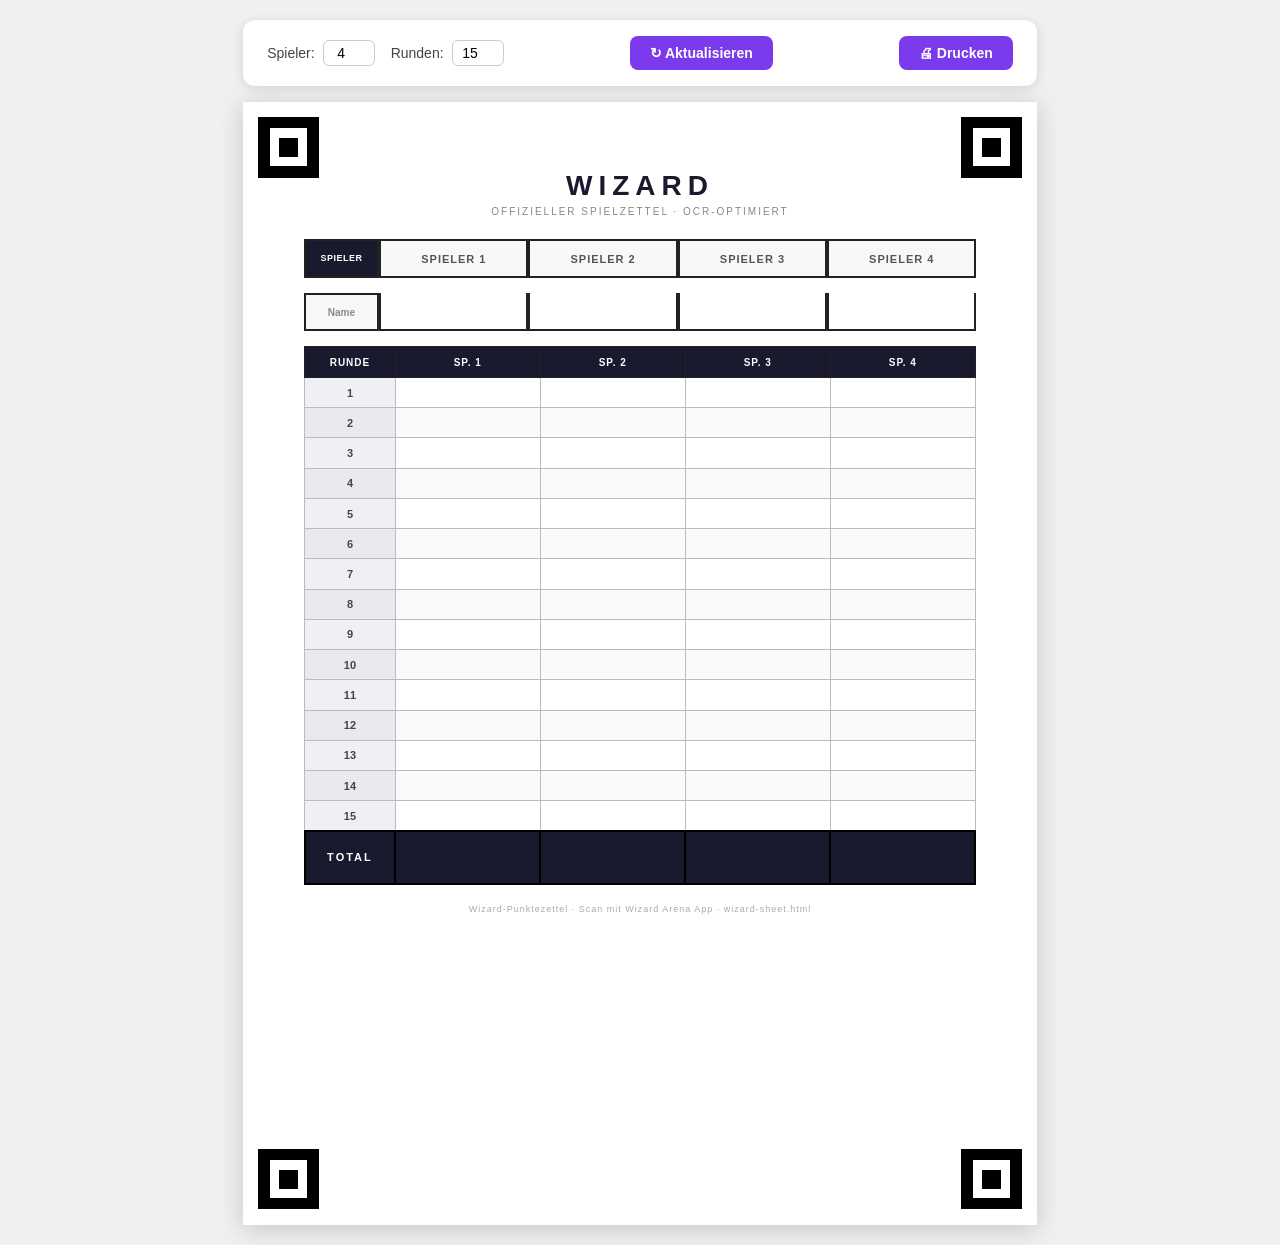
<file: wizard-sheet.html>
<!DOCTYPE html>
<html lang="de">
<head>
<meta charset="UTF-8">
<meta name="viewport" content="width=device-width,initial-scale=1">
<title>Wizard Spielzettel – Drucken</title>
<style>
  * { box-sizing: border-box; margin: 0; padding: 0; }
  body {
    font-family: 'Arial', sans-serif;
    background: #f0f0f0;
    display: flex; flex-direction: column; align-items: center;
    padding: 20px; gap: 16px;
  }

  /* ── Print controls (hidden on print) ── */
  .controls {
    background: white; border-radius: 12px; padding: 16px 24px;
    box-shadow: 0 2px 12px rgba(0,0,0,.12); display: flex;
    align-items: center; gap: 16px; flex-wrap: wrap; width: 210mm;
  }
  .controls label { font-size: 14px; color: #444; display: flex; align-items: center; gap: 8px; }
  .controls input[type=number] {
    width: 52px; border: 1px solid #ccc; border-radius: 6px; padding: 4px 6px;
    font-size: 14px; text-align: center;
  }
  .controls button {
    background: #7c3aed; color: white; border: none; border-radius: 8px;
    padding: 9px 20px; font-size: 14px; cursor: pointer; font-weight: 600;
    margin-left: auto;
  }
  .controls button:hover { background: #6d28d9; }

  /* ── Sheet ── */
  .sheet {
    width: 210mm; min-height: 297mm;
    background: white; position: relative;
    padding: 18mm 16mm 18mm;
    box-shadow: 0 4px 24px rgba(0,0,0,.18);
  }

  /* Corner registration marks – OpenCV detects these reliably */
  .cm {
    position: absolute; width: 16mm; height: 16mm;
  }
  .cm.tl { top: 4mm;  left: 4mm;  }
  .cm.tr { top: 4mm;  right: 4mm; }
  .cm.bl { bottom: 4mm; left: 4mm;  }
  .cm.br { bottom: 4mm; right: 4mm; }
  /* Outer black square */
  .cm::before {
    content: ''; position: absolute; inset: 0;
    background: black;
  }
  /* White ring */
  .cm::after {
    content: ''; position: absolute; inset: 3mm;
    background: white;
  }
  /* Inner black square (drawn as a child element) */
  .cm span {
    position: absolute; inset: 5.5mm;
    background: black; z-index: 1;
  }

  /* ── Header ── */
  .sheet-title {
    text-align: center; margin-bottom: 6mm;
  }
  .sheet-title h1 {
    font-size: 28px; font-weight: 900; letter-spacing: 6px;
    color: #1a1a2e;
  }
  .sheet-title p {
    font-size: 10px; color: #888; margin-top: 1mm; letter-spacing: 2px;
    text-transform: uppercase;
  }

  /* ── Player name boxes ── */
  .name-row {
    display: grid;
    grid-template-columns: 20mm repeat(var(--cols, 4), 1fr);
    gap: 0; margin-bottom: 4mm;
  }
  .name-cell {
    border: 2px solid #222; text-align: center; padding: 3mm 2mm;
    font-size: 11px; color: #555; font-weight: 600;
    text-transform: uppercase; letter-spacing: 1px;
    background: #f8f8f8;
  }
  .name-cell.label {
    background: #1a1a2e; color: white; font-size: 9px; letter-spacing: .5px;
  }
  .name-input-box {
    min-height: 10mm;
    border: 2px solid #222; border-top: none;
    background: white;
    display: flex; align-items: center; justify-content: center;
    font-size: 16px; font-weight: 700; color: #111;
  }

  /* ── Score table ── */
  .score-table {
    width: 100%; border-collapse: collapse;
  }
  .score-table th {
    background: #1a1a2e; color: white;
    font-size: 10px; font-weight: 700; letter-spacing: 1px;
    text-transform: uppercase; padding: 2.5mm 1mm;
    border: 1.5px solid #222; text-align: center;
  }
  .score-table td {
    border: 1.5px solid #bbb;
    text-align: center; vertical-align: middle;
    height: 8mm; font-size: 14px; color: #111;
  }
  .score-table td.rn {
    background: #f0f0f4; font-size: 11px; font-weight: 700;
    color: #444; width: 20mm;
  }
  .score-table tr:nth-child(even) td { background: #fafafa; }
  .score-table tr:nth-child(even) td.rn { background: #eaeaee; }

  /* ── Total row ── */
  .total-row td {
    background: #1a1a2e !important;
    color: white !important;
    height: 14mm !important;
    font-size: 20px !important;
    font-weight: 900 !important;
    border: 2px solid #000 !important;
    letter-spacing: 1px;
  }
  .total-row td.rn {
    font-size: 11px !important;
    letter-spacing: 2px !important;
  }

  /* ── Footer ── */
  .sheet-footer {
    margin-top: 5mm; text-align: center;
    font-size: 9px; color: #aaa; letter-spacing: 1px;
  }

  /* ── Print styles ── */
  @media print {
    body { background: white; padding: 0; }
    .controls { display: none; }
    .sheet { box-shadow: none; margin: 0; width: 100%; }
  }
</style>
</head>
<body>

<div class="controls">
  <label>Spieler:
    <input type="number" id="inp-cols" min="2" max="6" value="4">
  </label>
  <label>Runden:
    <input type="number" id="inp-rows" min="5" max="20" value="15">
  </label>
  <button onclick="buildSheet()">↻ Aktualisieren</button>
  <button onclick="window.print()">🖨 Drucken</button>
</div>

<div class="sheet" id="sheet">
  <!-- built by JS -->
</div>

<script>
function buildSheet() {
  const cols = Math.max(2, Math.min(6, parseInt(document.getElementById('inp-cols').value) || 4));
  const rows = Math.max(5, Math.min(20, parseInt(document.getElementById('inp-rows').value) || 15));
  document.documentElement.style.setProperty('--cols', cols);

  const sheet = document.getElementById('sheet');

  // Corner marks
  const corners = ['tl','tr','bl','br'].map(c =>
    `<div class="cm ${c}"><span></span></div>`
  ).join('');

  // Player name boxes
  const nameBoxes = `
    <div class="name-row" style="--cols:${cols}">
      <div class="name-cell label">Spieler</div>
      ${Array.from({length: cols}, (_, i) => `<div class="name-cell">Spieler ${i+1}</div>`).join('')}
    </div>
    <div class="name-row" style="--cols:${cols}">
      <div class="name-input-box" style="border:2px solid #222;background:#f8f8f8;font-size:10px;color:#888">Name</div>
      ${Array.from({length: cols}, () => `<div class="name-input-box"></div>`).join('')}
    </div>`;

  // Score table header
  const th = Array.from({length: cols}, (_, i) =>
    `<th style="width:${Math.floor(130/cols)}mm">Sp. ${i+1}</th>`
  ).join('');

  // Round rows
  const trs = Array.from({length: rows}, (_, i) =>
    `<tr>
      <td class="rn">${i + 1}</td>
      ${Array.from({length: cols}, () => '<td></td>').join('')}
    </tr>`
  ).join('');

  // Total row
  const totalRow = `
    <tr class="total-row">
      <td class="rn">TOTAL</td>
      ${Array.from({length: cols}, () => '<td></td>').join('')}
    </tr>`;

  sheet.innerHTML = `
    ${corners}
    <div class="sheet-title">
      <h1>WIZARD</h1>
      <p>Offizieller Spielzettel · OCR-optimiert</p>
    </div>
    ${nameBoxes}
    <table class="score-table">
      <thead>
        <tr>
          <th style="width:20mm">Runde</th>
          ${th}
        </tr>
      </thead>
      <tbody>
        ${trs}
        ${totalRow}
      </tbody>
    </table>
    <div class="sheet-footer">
      Wizard-Punktezettel · Scan mit Wizard Arena App · wizard-sheet.html
    </div>`;
}

buildSheet();
</script>
</body>
</html>
</file>
